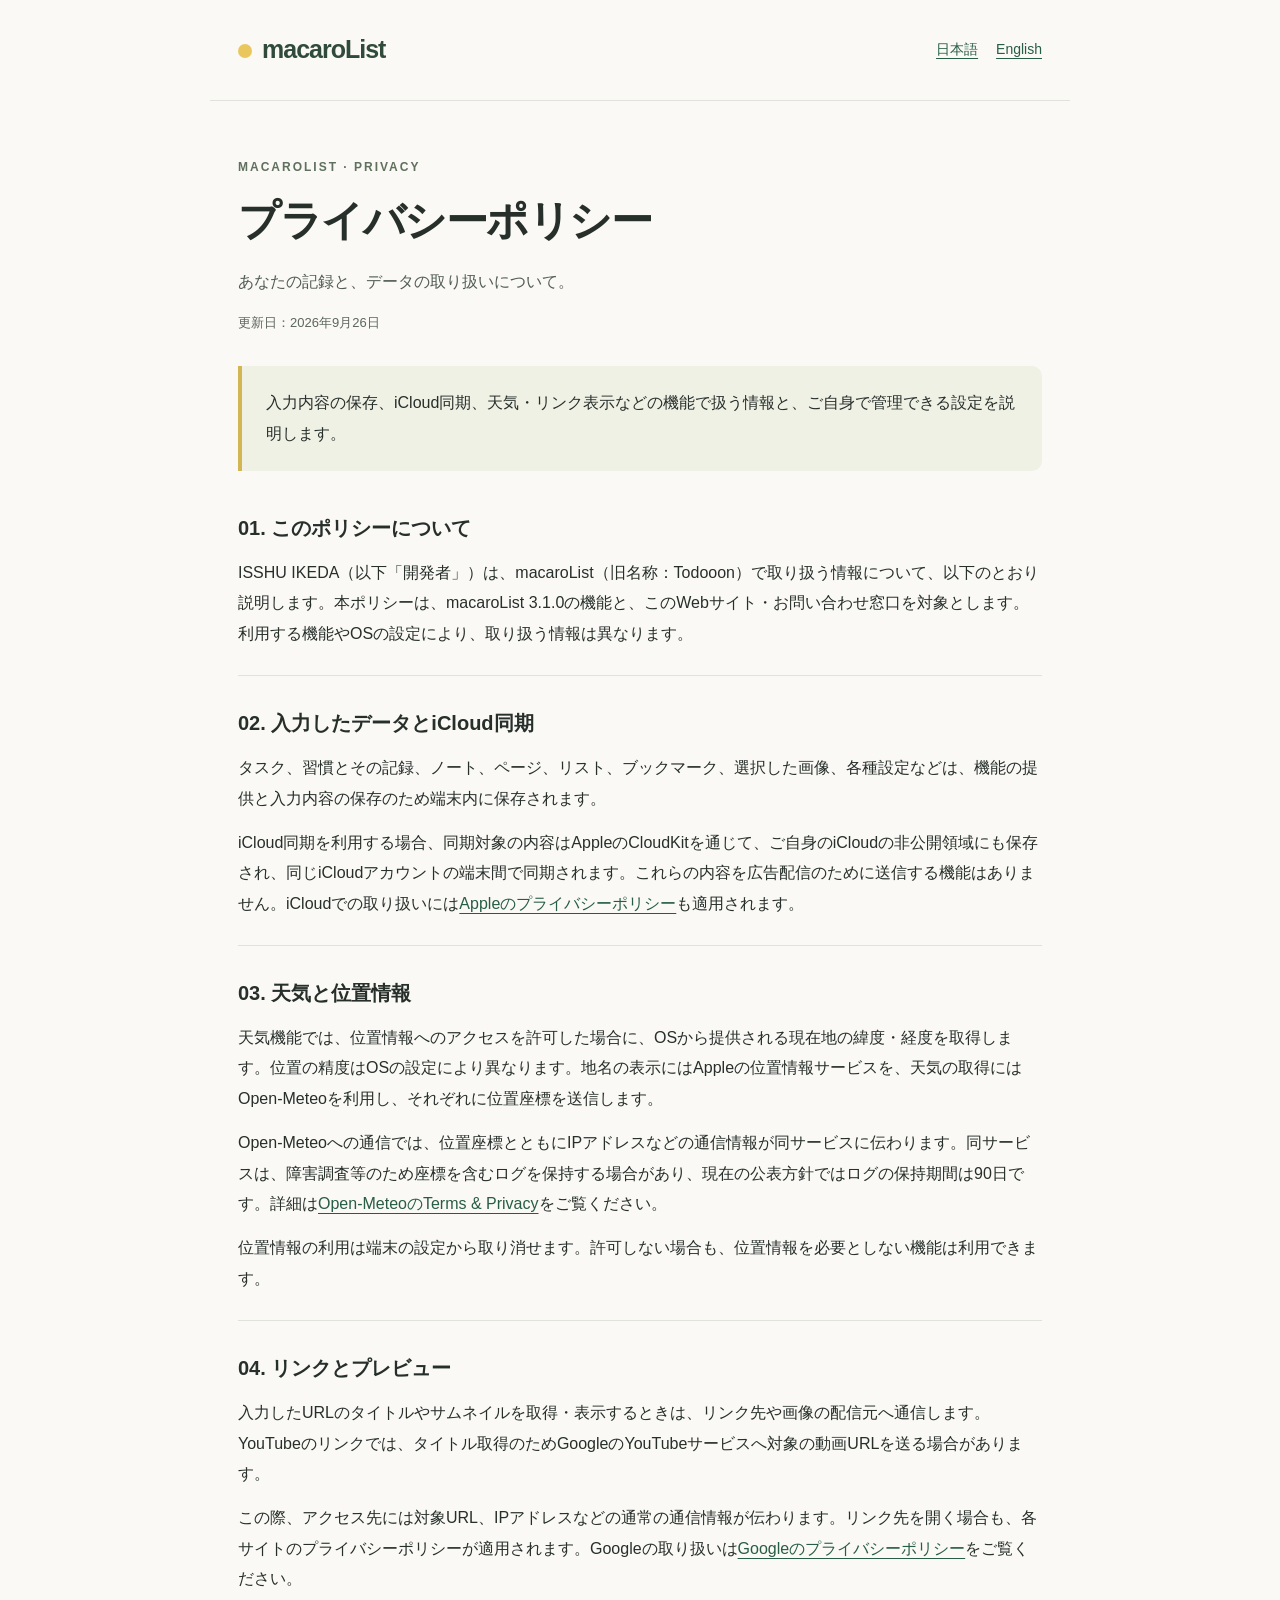
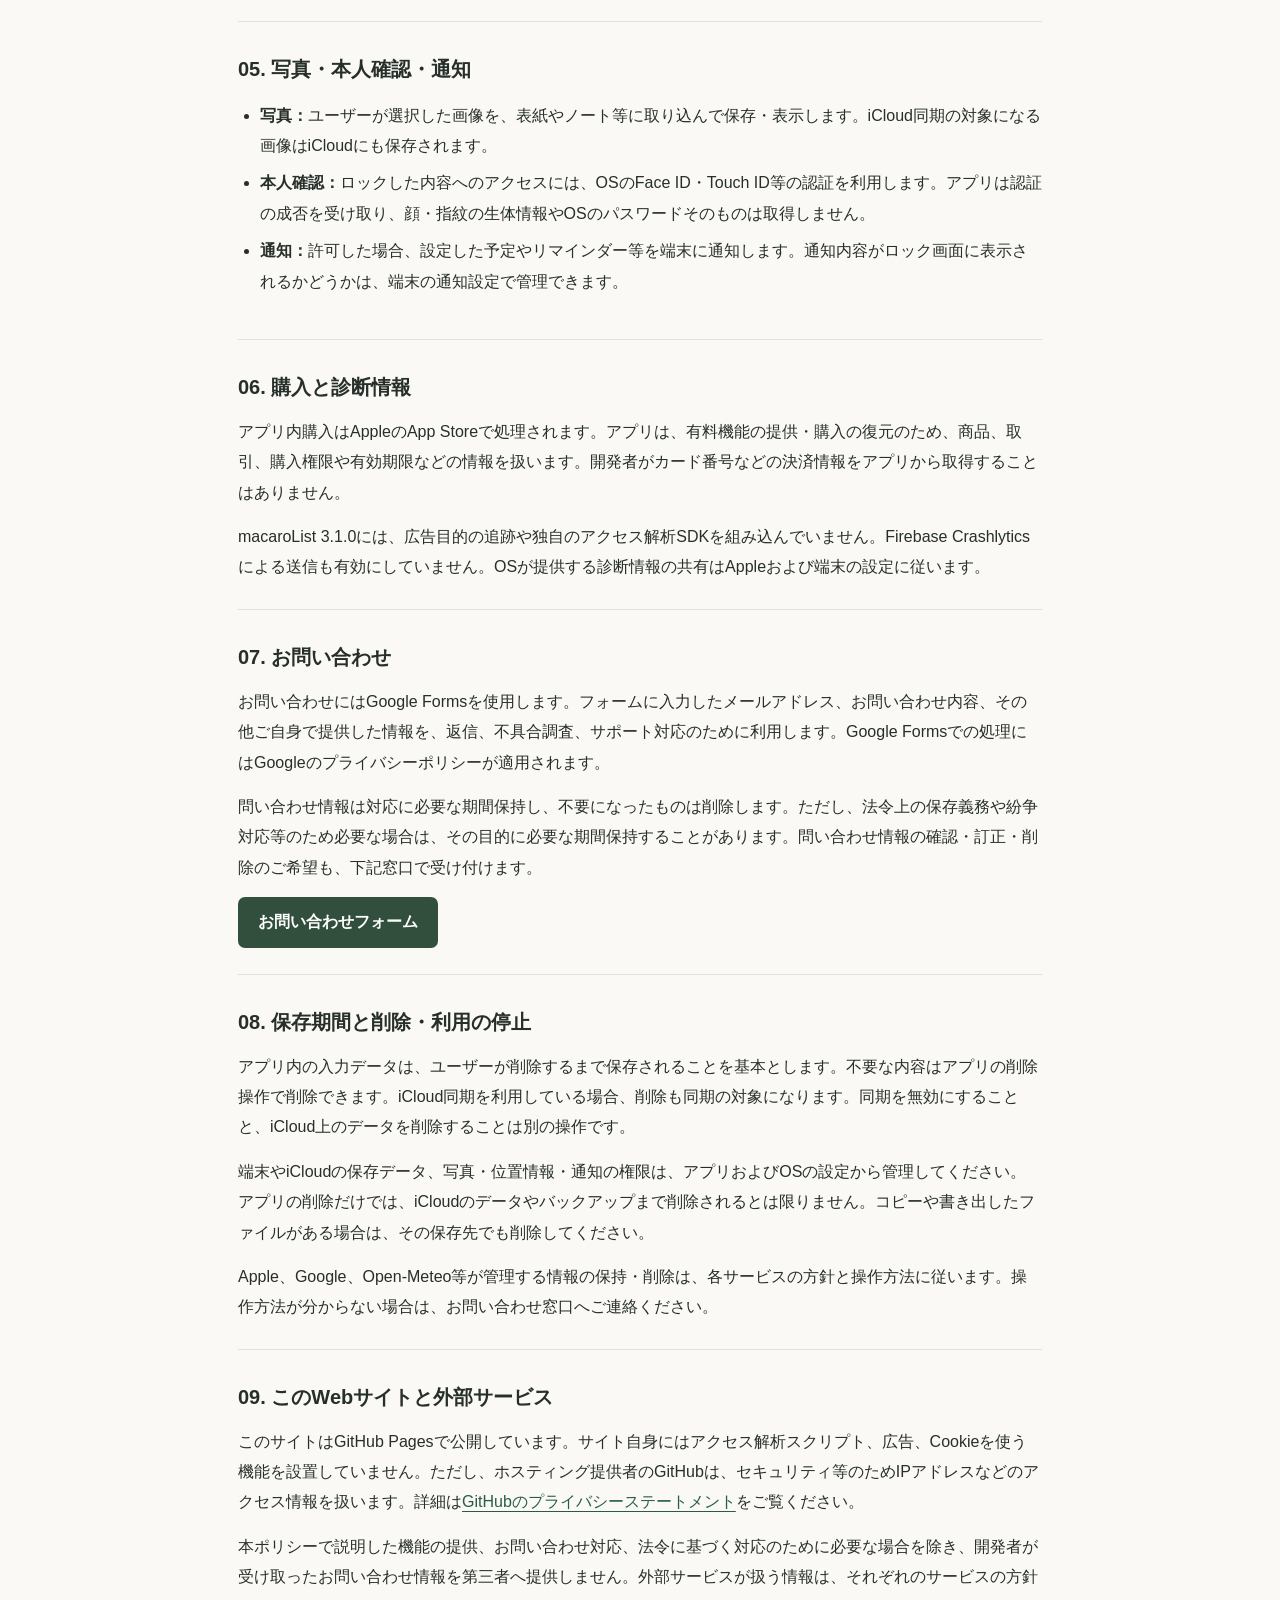
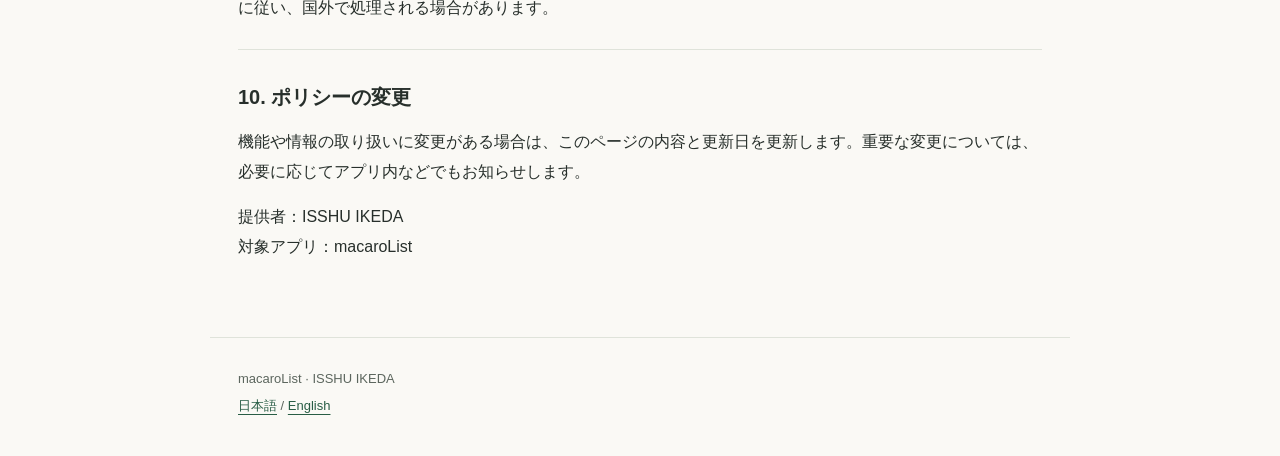
<file: index.html>
<!doctype html>
<html lang="ja"><head><meta charset="utf-8"><meta name="viewport" content="width=device-width, initial-scale=1"><title>プライバシーポリシー | macaroList</title><meta name="description" content="入力内容の保存、iCloud同期、天気・リンク表示などの機能で扱う情報と、ご自身で管理できる設定を説明します。"><meta name="color-scheme" content="light"><link rel="canonical" href="https://featureike.github.io/"><link rel="alternate" hreflang="ja" href="https://featureike.github.io/"><link rel="alternate" hreflang="en" href="https://featureike.github.io/en/"><link rel="stylesheet" href="/style.css"></head>
<body><header><a class="brand" href="/">macaroList</a><nav aria-label="Language"><a href="/" lang="ja" aria-current="page">日本語</a><a href="/en/" lang="en">English</a></nav></header><main><p class="eyebrow">MACAROLIST · PRIVACY</p><h1>プライバシーポリシー</h1><p class="intro">あなたの記録と、データの取り扱いについて。</p><p class="date"><time datetime="2026-09-26">更新日：2026年9月26日</time></p><aside class="summary"><p>入力内容の保存、iCloud同期、天気・リンク表示などの機能で扱う情報と、ご自身で管理できる設定を説明します。</p></aside><div class="sections"><section aria-labelledby="section-1"><h2 id="section-1">01. このポリシーについて</h2><p>ISSHU IKEDA（以下「開発者」）は、macaroList（旧名称：Todooon）で取り扱う情報について、以下のとおり説明します。本ポリシーは、macaroList 3.1.0の機能と、このWebサイト・お問い合わせ窓口を対象とします。利用する機能やOSの設定により、取り扱う情報は異なります。</p></section>
<section aria-labelledby="section-2"><h2 id="section-2">02. 入力したデータとiCloud同期</h2><p>タスク、習慣とその記録、ノート、ページ、リスト、ブックマーク、選択した画像、各種設定などは、機能の提供と入力内容の保存のため端末内に保存されます。</p><p>iCloud同期を利用する場合、同期対象の内容はAppleのCloudKitを通じて、ご自身のiCloudの非公開領域にも保存され、同じiCloudアカウントの端末間で同期されます。これらの内容を広告配信のために送信する機能はありません。iCloudでの取り扱いには<a href="https://www.apple.com/legal/privacy/">Appleのプライバシーポリシー</a>も適用されます。</p></section>
<section aria-labelledby="section-3"><h2 id="section-3">03. 天気と位置情報</h2><p>天気機能では、位置情報へのアクセスを許可した場合に、OSから提供される現在地の緯度・経度を取得します。位置の精度はOSの設定により異なります。地名の表示にはAppleの位置情報サービスを、天気の取得にはOpen-Meteoを利用し、それぞれに位置座標を送信します。</p><p>Open-Meteoへの通信では、位置座標とともにIPアドレスなどの通信情報が同サービスに伝わります。同サービスは、障害調査等のため座標を含むログを保持する場合があり、現在の公表方針ではログの保持期間は90日です。詳細は<a href="https://open-meteo.com/en/terms#privacy">Open-MeteoのTerms &amp; Privacy</a>をご覧ください。</p><p>位置情報の利用は端末の設定から取り消せます。許可しない場合も、位置情報を必要としない機能は利用できます。</p></section>
<section aria-labelledby="section-4"><h2 id="section-4">04. リンクとプレビュー</h2><p>入力したURLのタイトルやサムネイルを取得・表示するときは、リンク先や画像の配信元へ通信します。YouTubeのリンクでは、タイトル取得のためGoogleのYouTubeサービスへ対象の動画URLを送る場合があります。</p><p>この際、アクセス先には対象URL、IPアドレスなどの通常の通信情報が伝わります。リンク先を開く場合も、各サイトのプライバシーポリシーが適用されます。Googleの取り扱いは<a href="https://policies.google.com/privacy">Googleのプライバシーポリシー</a>をご覧ください。</p></section>
<section aria-labelledby="section-5"><h2 id="section-5">05. 写真・本人確認・通知</h2><ul><li><strong>写真：</strong>ユーザーが選択した画像を、表紙やノート等に取り込んで保存・表示します。iCloud同期の対象になる画像はiCloudにも保存されます。</li><li><strong>本人確認：</strong>ロックした内容へのアクセスには、OSのFace ID・Touch ID等の認証を利用します。アプリは認証の成否を受け取り、顔・指紋の生体情報やOSのパスワードそのものは取得しません。</li><li><strong>通知：</strong>許可した場合、設定した予定やリマインダー等を端末に通知します。通知内容がロック画面に表示されるかどうかは、端末の通知設定で管理できます。</li></ul></section>
<section aria-labelledby="section-6"><h2 id="section-6">06. 購入と診断情報</h2><p>アプリ内購入はAppleのApp Storeで処理されます。アプリは、有料機能の提供・購入の復元のため、商品、取引、購入権限や有効期限などの情報を扱います。開発者がカード番号などの決済情報をアプリから取得することはありません。</p><p>macaroList 3.1.0には、広告目的の追跡や独自のアクセス解析SDKを組み込んでいません。Firebase Crashlyticsによる送信も有効にしていません。OSが提供する診断情報の共有はAppleおよび端末の設定に従います。</p></section>
<section aria-labelledby="section-7"><h2 id="section-7">07. お問い合わせ</h2><p>お問い合わせにはGoogle Formsを使用します。フォームに入力したメールアドレス、お問い合わせ内容、その他ご自身で提供した情報を、返信、不具合調査、サポート対応のために利用します。Google Formsでの処理にはGoogleのプライバシーポリシーが適用されます。</p><p>問い合わせ情報は対応に必要な期間保持し、不要になったものは削除します。ただし、法令上の保存義務や紛争対応等のため必要な場合は、その目的に必要な期間保持することがあります。問い合わせ情報の確認・訂正・削除のご希望も、下記窓口で受け付けます。</p><p><a class="contact" href="https://forms.gle/9TYKWZFofBXPsy7x7">お問い合わせフォーム</a></p></section>
<section aria-labelledby="section-8"><h2 id="section-8">08. 保存期間と削除・利用の停止</h2><p>アプリ内の入力データは、ユーザーが削除するまで保存されることを基本とします。不要な内容はアプリの削除操作で削除できます。iCloud同期を利用している場合、削除も同期の対象になります。同期を無効にすることと、iCloud上のデータを削除することは別の操作です。</p><p>端末やiCloudの保存データ、写真・位置情報・通知の権限は、アプリおよびOSの設定から管理してください。アプリの削除だけでは、iCloudのデータやバックアップまで削除されるとは限りません。コピーや書き出したファイルがある場合は、その保存先でも削除してください。</p><p>Apple、Google、Open-Meteo等が管理する情報の保持・削除は、各サービスの方針と操作方法に従います。操作方法が分からない場合は、お問い合わせ窓口へご連絡ください。</p></section>
<section aria-labelledby="section-9"><h2 id="section-9">09. このWebサイトと外部サービス</h2><p>このサイトはGitHub Pagesで公開しています。サイト自身にはアクセス解析スクリプト、広告、Cookieを使う機能を設置していません。ただし、ホスティング提供者のGitHubは、セキュリティ等のためIPアドレスなどのアクセス情報を扱います。詳細は<a href="https://docs.github.com/en/site-policy/privacy-policies/github-general-privacy-statement">GitHubのプライバシーステートメント</a>をご覧ください。</p><p>本ポリシーで説明した機能の提供、お問い合わせ対応、法令に基づく対応のために必要な場合を除き、開発者が受け取ったお問い合わせ情報を第三者へ提供しません。外部サービスが扱う情報は、それぞれのサービスの方針に従い、国外で処理される場合があります。</p></section>
<section aria-labelledby="section-10"><h2 id="section-10">10. ポリシーの変更</h2><p>機能や情報の取り扱いに変更がある場合は、このページの内容と更新日を更新します。重要な変更については、必要に応じてアプリ内などでもお知らせします。</p><p>提供者：ISSHU IKEDA<br>対象アプリ：macaroList</p></section></div></main><footer><p>macaroList · ISSHU IKEDA</p><p><a href="/">日本語</a> / <a href="/en/">English</a></p></footer></body></html>
</file>
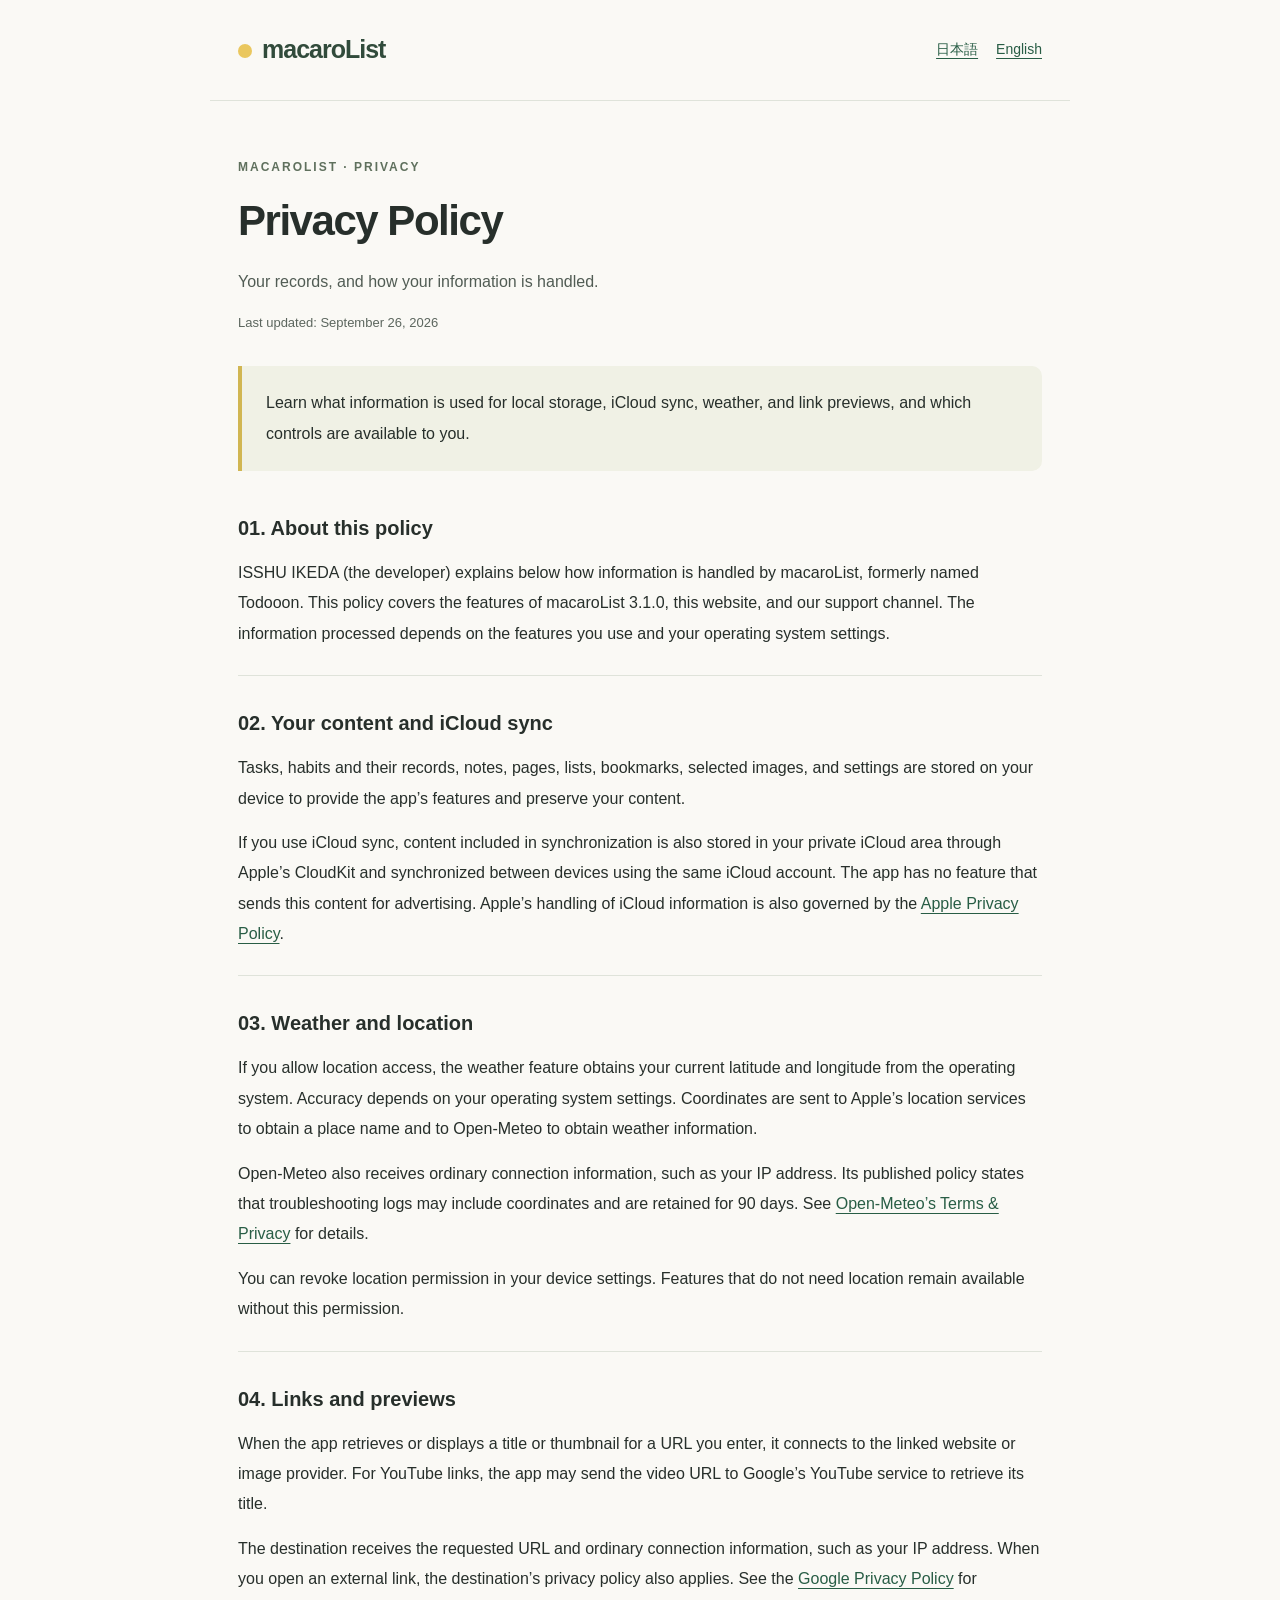
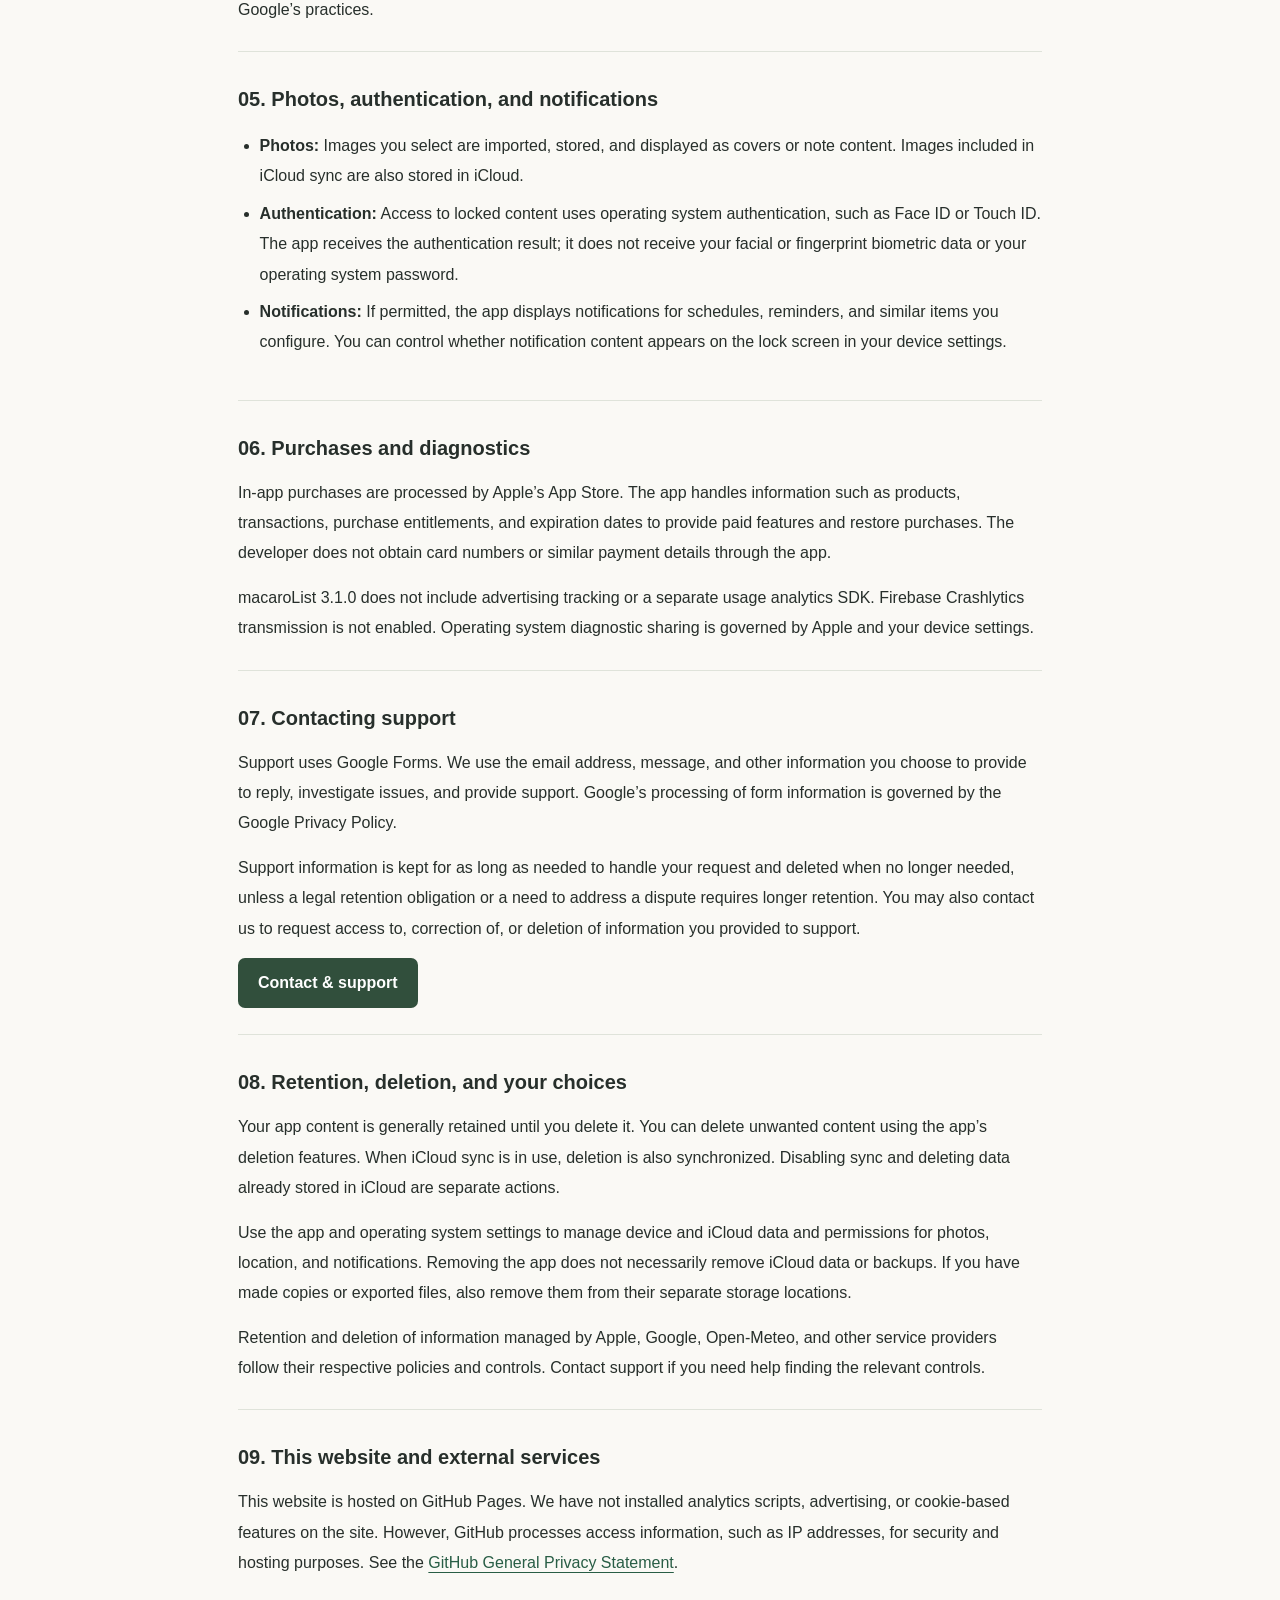
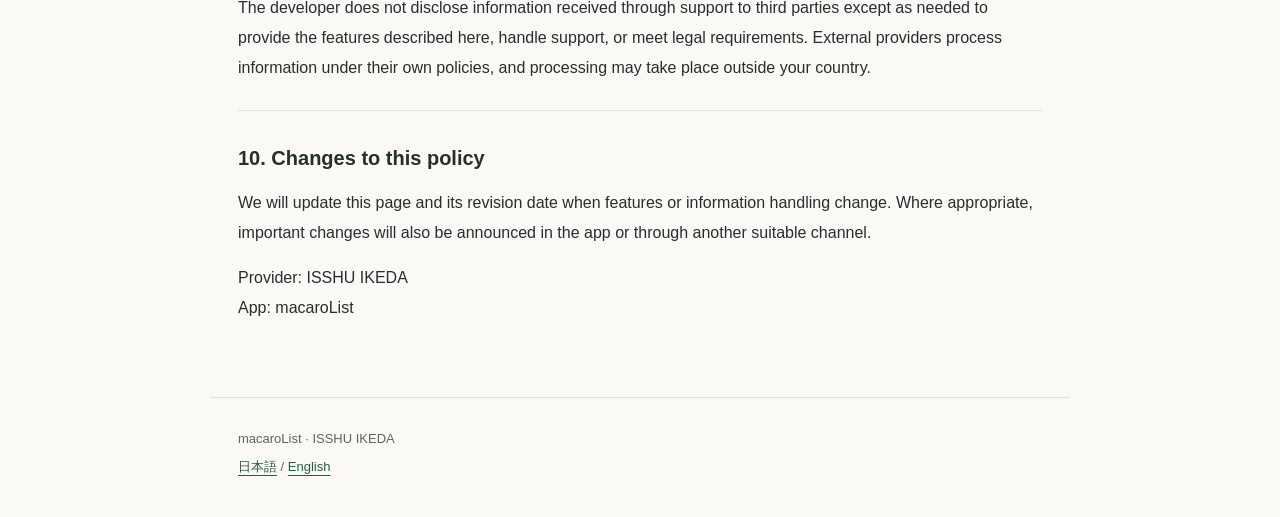
<file: en/index.html>
<!doctype html>
<html lang="en"><head><meta charset="utf-8"><meta name="viewport" content="width=device-width, initial-scale=1"><title>Privacy Policy | macaroList</title><meta name="description" content="Learn what information is used for local storage, iCloud sync, weather, and link previews, and which controls are available to you."><meta name="color-scheme" content="light"><link rel="canonical" href="https://featureike.github.io/en/"><link rel="alternate" hreflang="ja" href="https://featureike.github.io/"><link rel="alternate" hreflang="en" href="https://featureike.github.io/en/"><link rel="stylesheet" href="/style.css"></head>
<body><header><a class="brand" href="/">macaroList</a><nav aria-label="Language"><a href="/" lang="ja">日本語</a><a href="/en/" lang="en" aria-current="page">English</a></nav></header><main><p class="eyebrow">MACAROLIST · PRIVACY</p><h1>Privacy Policy</h1><p class="intro">Your records, and how your information is handled.</p><p class="date"><time datetime="2026-09-26">Last updated: September 26, 2026</time></p><aside class="summary"><p>Learn what information is used for local storage, iCloud sync, weather, and link previews, and which controls are available to you.</p></aside><div class="sections"><section aria-labelledby="section-1"><h2 id="section-1">01. About this policy</h2><p>ISSHU IKEDA (the developer) explains below how information is handled by macaroList, formerly named Todooon. This policy covers the features of macaroList 3.1.0, this website, and our support channel. The information processed depends on the features you use and your operating system settings.</p></section>
<section aria-labelledby="section-2"><h2 id="section-2">02. Your content and iCloud sync</h2><p>Tasks, habits and their records, notes, pages, lists, bookmarks, selected images, and settings are stored on your device to provide the app’s features and preserve your content.</p><p>If you use iCloud sync, content included in synchronization is also stored in your private iCloud area through Apple’s CloudKit and synchronized between devices using the same iCloud account. The app has no feature that sends this content for advertising. Apple’s handling of iCloud information is also governed by the <a href="https://www.apple.com/legal/privacy/">Apple Privacy Policy</a>.</p></section>
<section aria-labelledby="section-3"><h2 id="section-3">03. Weather and location</h2><p>If you allow location access, the weather feature obtains your current latitude and longitude from the operating system. Accuracy depends on your operating system settings. Coordinates are sent to Apple’s location services to obtain a place name and to Open-Meteo to obtain weather information.</p><p>Open-Meteo also receives ordinary connection information, such as your IP address. Its published policy states that troubleshooting logs may include coordinates and are retained for 90 days. See <a href="https://open-meteo.com/en/terms#privacy">Open-Meteo’s Terms &amp; Privacy</a> for details.</p><p>You can revoke location permission in your device settings. Features that do not need location remain available without this permission.</p></section>
<section aria-labelledby="section-4"><h2 id="section-4">04. Links and previews</h2><p>When the app retrieves or displays a title or thumbnail for a URL you enter, it connects to the linked website or image provider. For YouTube links, the app may send the video URL to Google’s YouTube service to retrieve its title.</p><p>The destination receives the requested URL and ordinary connection information, such as your IP address. When you open an external link, the destination’s privacy policy also applies. See the <a href="https://policies.google.com/privacy">Google Privacy Policy</a> for Google’s practices.</p></section>
<section aria-labelledby="section-5"><h2 id="section-5">05. Photos, authentication, and notifications</h2><ul><li><strong>Photos:</strong> Images you select are imported, stored, and displayed as covers or note content. Images included in iCloud sync are also stored in iCloud.</li><li><strong>Authentication:</strong> Access to locked content uses operating system authentication, such as Face ID or Touch ID. The app receives the authentication result; it does not receive your facial or fingerprint biometric data or your operating system password.</li><li><strong>Notifications:</strong> If permitted, the app displays notifications for schedules, reminders, and similar items you configure. You can control whether notification content appears on the lock screen in your device settings.</li></ul></section>
<section aria-labelledby="section-6"><h2 id="section-6">06. Purchases and diagnostics</h2><p>In-app purchases are processed by Apple’s App Store. The app handles information such as products, transactions, purchase entitlements, and expiration dates to provide paid features and restore purchases. The developer does not obtain card numbers or similar payment details through the app.</p><p>macaroList 3.1.0 does not include advertising tracking or a separate usage analytics SDK. Firebase Crashlytics transmission is not enabled. Operating system diagnostic sharing is governed by Apple and your device settings.</p></section>
<section aria-labelledby="section-7"><h2 id="section-7">07. Contacting support</h2><p>Support uses Google Forms. We use the email address, message, and other information you choose to provide to reply, investigate issues, and provide support. Google’s processing of form information is governed by the Google Privacy Policy.</p><p>Support information is kept for as long as needed to handle your request and deleted when no longer needed, unless a legal retention obligation or a need to address a dispute requires longer retention. You may also contact us to request access to, correction of, or deletion of information you provided to support.</p><p><a class="contact" href="https://forms.gle/DegMYXamNamUxK816">Contact &amp; support</a></p></section>
<section aria-labelledby="section-8"><h2 id="section-8">08. Retention, deletion, and your choices</h2><p>Your app content is generally retained until you delete it. You can delete unwanted content using the app’s deletion features. When iCloud sync is in use, deletion is also synchronized. Disabling sync and deleting data already stored in iCloud are separate actions.</p><p>Use the app and operating system settings to manage device and iCloud data and permissions for photos, location, and notifications. Removing the app does not necessarily remove iCloud data or backups. If you have made copies or exported files, also remove them from their separate storage locations.</p><p>Retention and deletion of information managed by Apple, Google, Open-Meteo, and other service providers follow their respective policies and controls. Contact support if you need help finding the relevant controls.</p></section>
<section aria-labelledby="section-9"><h2 id="section-9">09. This website and external services</h2><p>This website is hosted on GitHub Pages. We have not installed analytics scripts, advertising, or cookie-based features on the site. However, GitHub processes access information, such as IP addresses, for security and hosting purposes. See the <a href="https://docs.github.com/en/site-policy/privacy-policies/github-general-privacy-statement">GitHub General Privacy Statement</a>.</p><p>The developer does not disclose information received through support to third parties except as needed to provide the features described here, handle support, or meet legal requirements. External providers process information under their own policies, and processing may take place outside your country.</p></section>
<section aria-labelledby="section-10"><h2 id="section-10">10. Changes to this policy</h2><p>We will update this page and its revision date when features or information handling change. Where appropriate, important changes will also be announced in the app or through another suitable channel.</p><p>Provider: ISSHU IKEDA<br>App: macaroList</p></section></div></main><footer><p>macaroList · ISSHU IKEDA</p><p><a href="/">日本語</a> / <a href="/en/">English</a></p></footer></body></html>
</file>
<file: style.css>
*{box-sizing:border-box}html{scroll-behavior:smooth}body{margin:0;background:#faf9f5;color:#272f2b;font-family:-apple-system,BlinkMacSystemFont,"Segoe UI","Hiragino Sans","Noto Sans JP",sans-serif;line-height:1.9}a{color:#285d45;text-underline-offset:4px;overflow-wrap:anywhere}a:hover{color:#122f22}a:focus-visible{outline:3px solid #b27813;outline-offset:5px}header,main,footer{max-width:860px;margin:auto;padding:26px 28px}header{display:flex;align-items:center;justify-content:space-between;gap:20px;border-bottom:1px solid #dfe3da}.brand{font-size:25px;font-weight:750;letter-spacing:-1px;text-decoration:none;color:#314b3b}.brand:before{content:"";display:inline-block;width:14px;height:14px;background:#eac75e;border-radius:50%;margin-right:10px}nav{font-size:14px;display:flex;gap:18px}main{padding-top:55px;padding-bottom:48px}.eyebrow{font-size:12px;font-weight:700;letter-spacing:2px;color:#5f705d;margin:0 0 14px}h1{font-size:clamp(27px,5vw,42px);line-height:1.4;letter-spacing:-.035em;margin:0 0 16px}h2{font-size:20px;line-height:1.55;margin:0 0 14px}p{margin:0 0 14px}li{margin:7px 0}ul{padding-left:1.35em}.intro{color:#515c54;font-size:16px}.date{font-size:13px;color:#5c665e}.summary{background:#f0f1e5;border-left:4px solid #d1b652;padding:22px 24px;margin:30px 0 42px;border-radius:0 10px 10px 0}.summary p{margin:0}.sections{display:grid;gap:32px}section{border-bottom:1px solid #dfe3da;padding-bottom:26px}section:last-child{border:0}section p:last-child{margin-bottom:0}.contact{display:inline-block;padding:10px 20px;background:#314f3c;color:white;border-radius:7px;text-decoration:none;font-weight:600}.contact:hover{background:#203d2b;color:white}footer{font-size:13px;color:#5c665e;border-top:1px solid #dfe3da;padding-bottom:34px}footer p{margin:3px 0}@media(max-width:520px){header,main,footer{padding-left:21px;padding-right:21px}header{padding-top:19px;padding-bottom:19px}.brand{font-size:22px}nav{gap:12px}main{padding-top:34px}.summary{padding:18px}.sections{gap:25px}}@media(prefers-reduced-motion:reduce){html{scroll-behavior:auto}}@media print{body{background:white}header,main,footer{max-width:none}nav,.contact{display:none}main{padding-top:20px}section{break-inside:avoid}a{color:inherit}}
</file>
